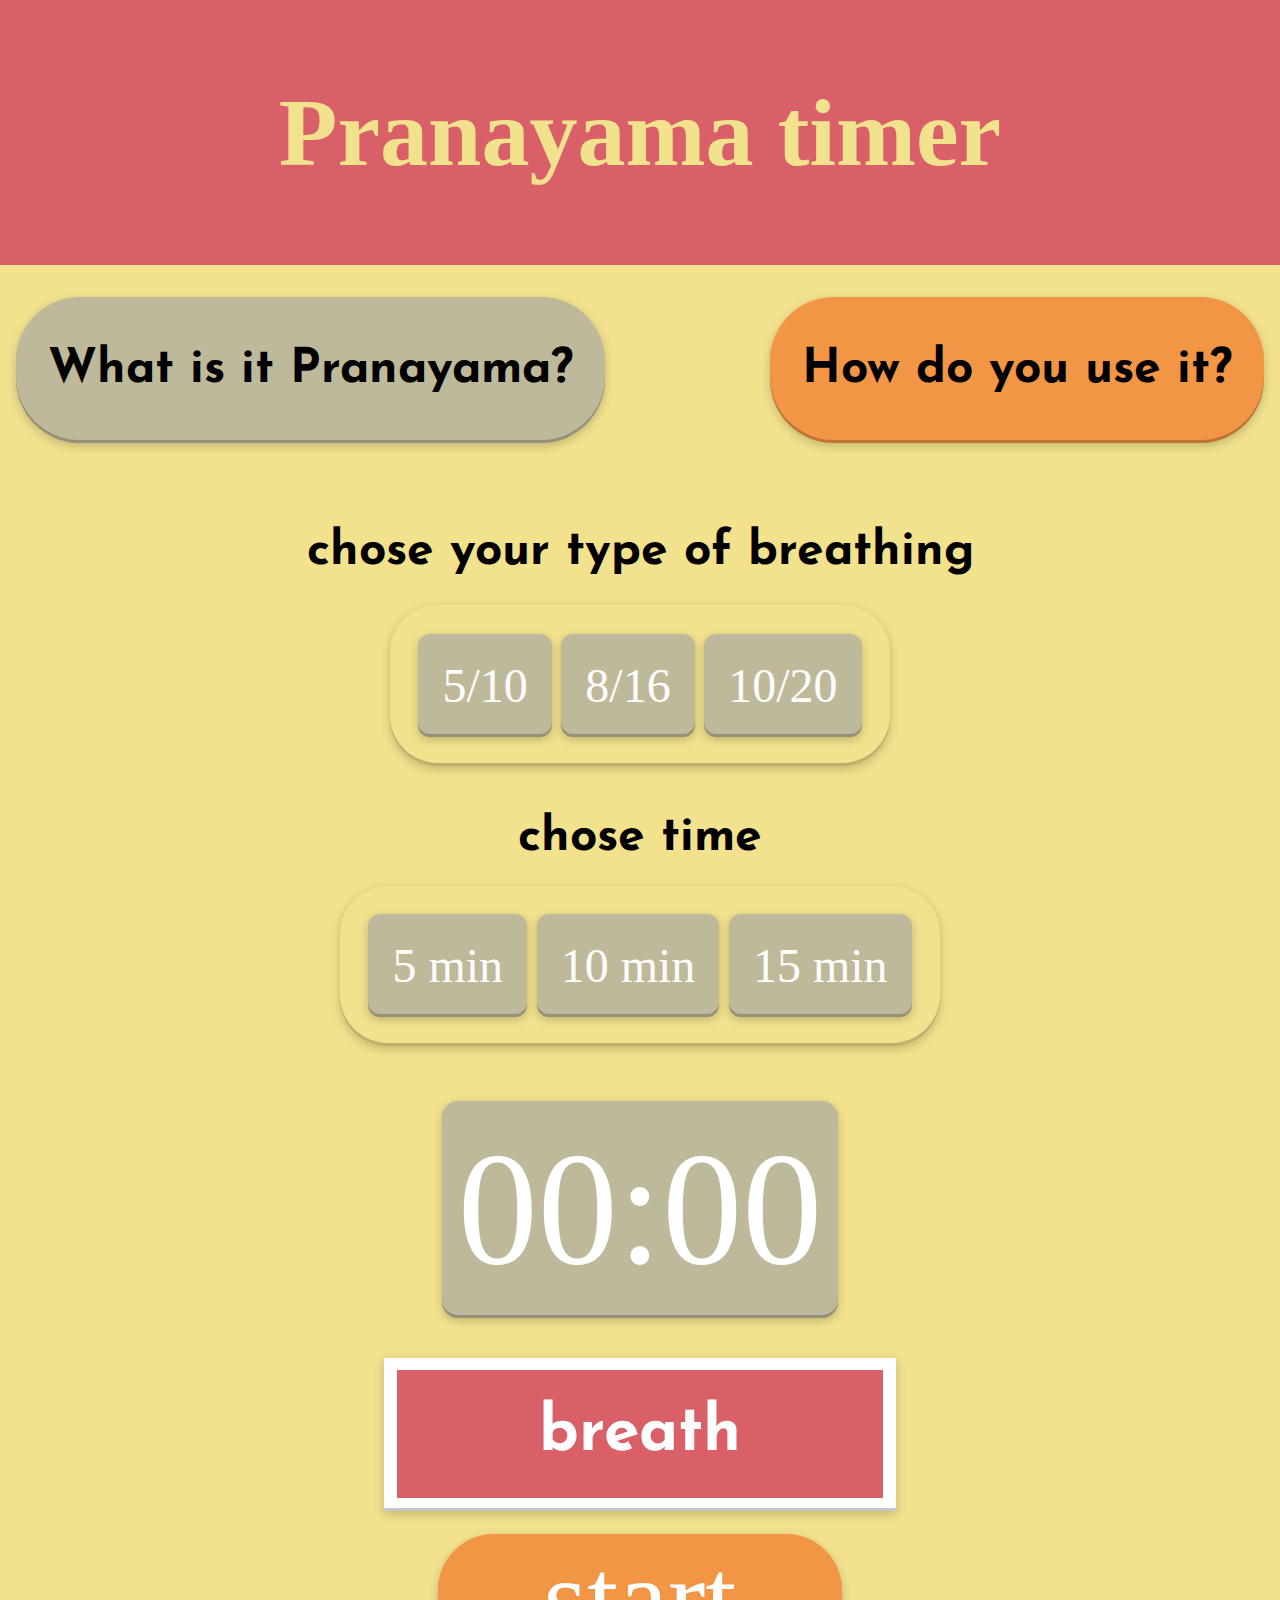
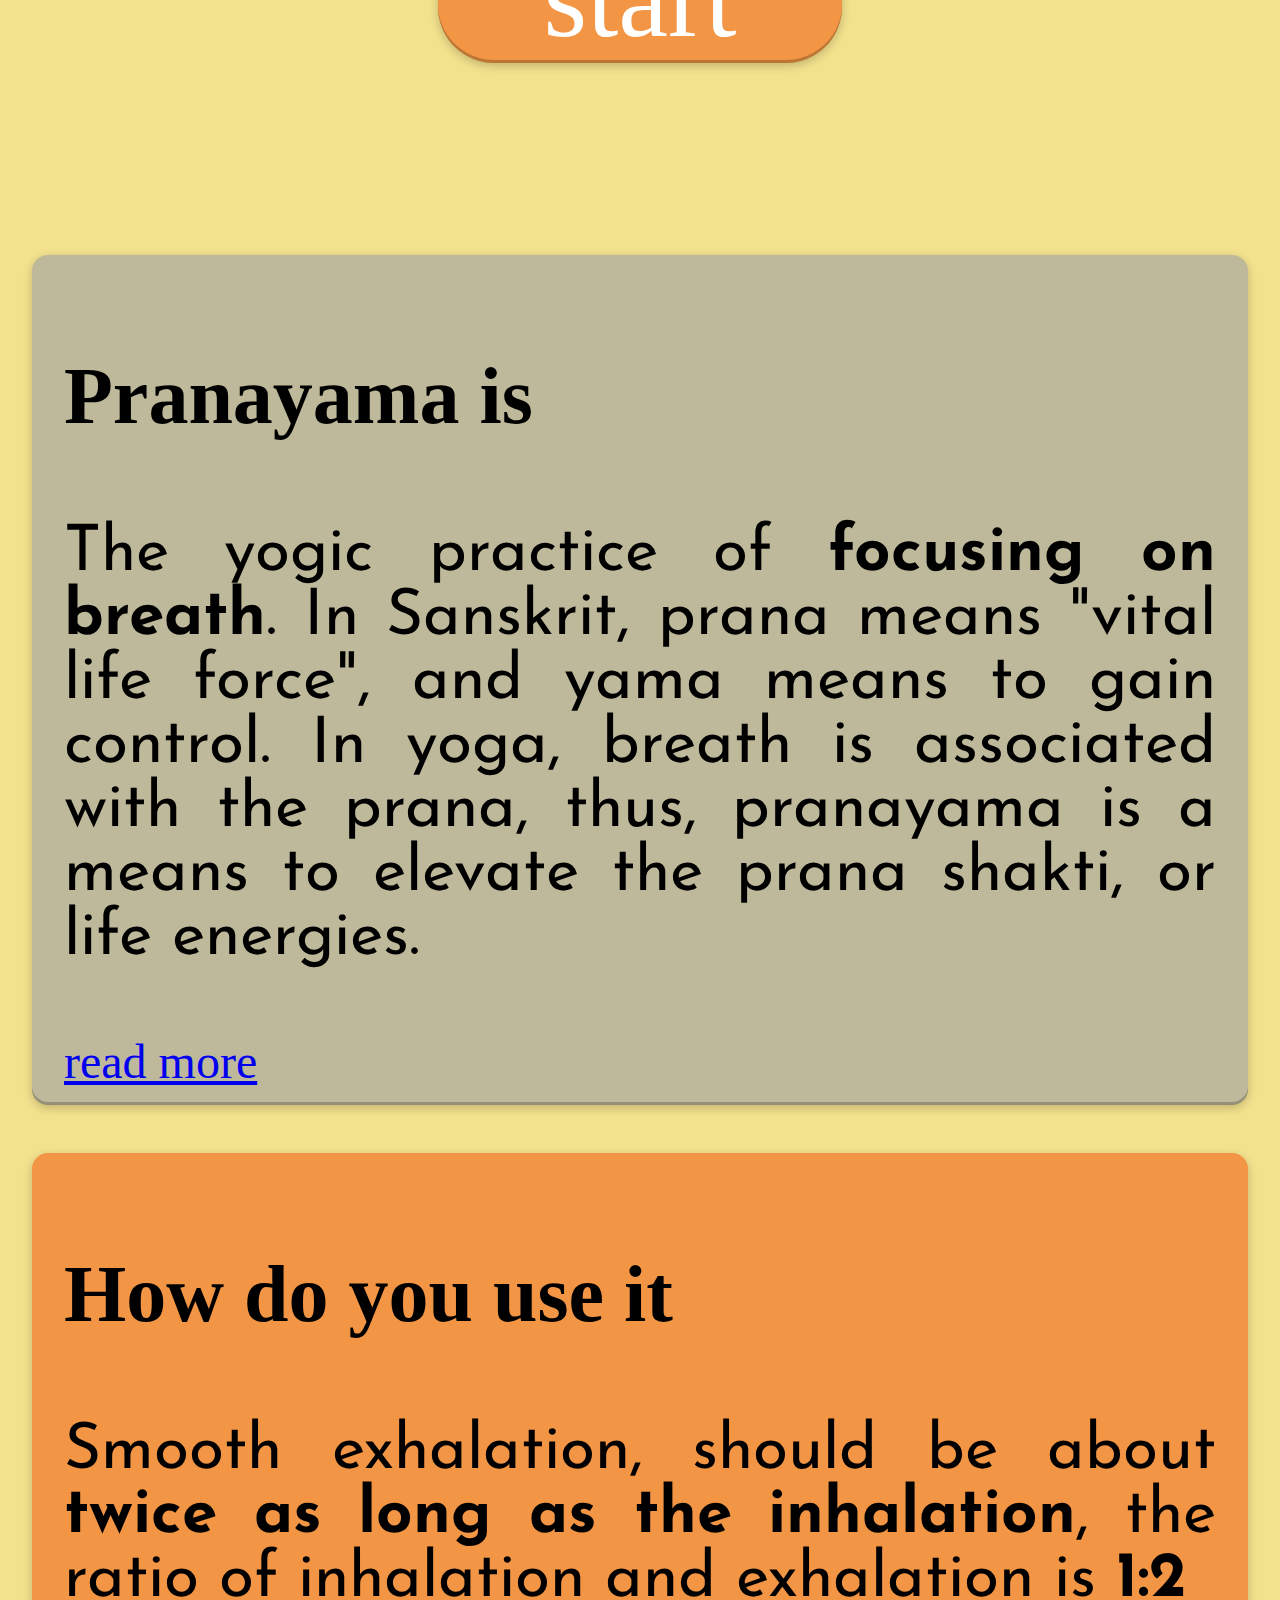
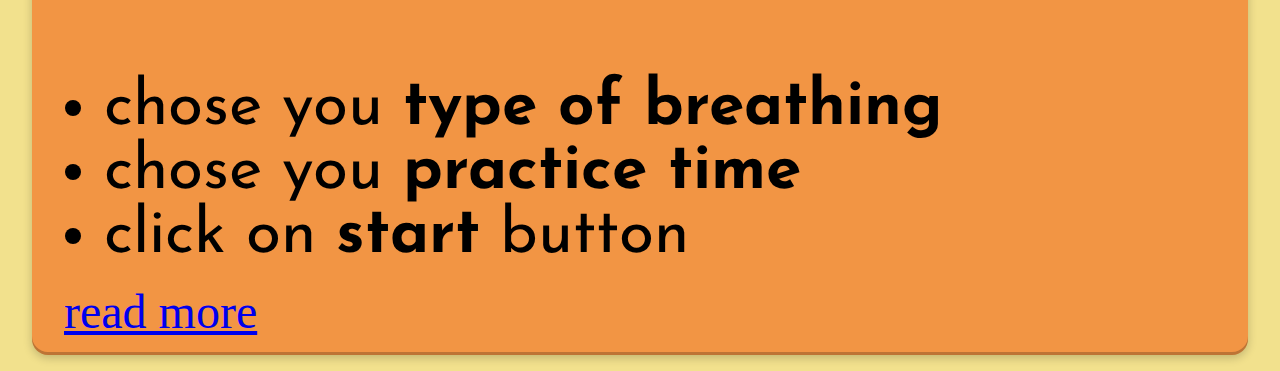
<file: index.html>
<!DOCTYPE html>
<html lang="en">
<head>
    <meta charset="UTF-8">
    <title>pranayama</title>
    <script type="application/ld+json">
        {
            "@context": "http://schema.org/",
            "@type": "WebSite",
            "url": "https://teasec4.github.io/",
            "potentialAction": {
                "@type": "SearchAction",
                "target": "{search_term_string}",
                "query-input": "required name=search_term_string"
            }
        }
    </script>
    <link rel="stylesheet" href="css/main.css">

    <!-- Yandex.Metrika counter -->
    <script type="text/javascript" >
        (function(m,e,t,r,i,k,a){m[i]=m[i]||function(){(m[i].a=m[i].a||[]).push(arguments)};
            m[i].l=1*new Date();k=e.createElement(t),a=e.getElementsByTagName(t)[0],k.async=1,k.src=r,a.parentNode.insertBefore(k,a)})
        (window, document, "script", "https://mc.yandex.ru/metrika/tag.js", "ym");

        ym(87015452, "init", {
            clickmap:true,
            trackLinks:true,
            accurateTrackBounce:true
        });
    </script>
    <noscript><div><img src="https://mc.yandex.ru/watch/87015452" style="position:absolute; left:-9999px;" alt="" /></div></noscript>
    <!-- /Yandex.Metrika counter -->


    <link rel="preconnect" href="https://fonts.googleapis.com">
    <link rel="preconnect" href="https://fonts.gstatic.com" crossorigin>
    <link href="https://fonts.googleapis.com/css2?family=Josefin+Sans:ital,wght@1,200&display=swap" rel="stylesheet">

</head>
<body>

    <header>
        <h1>Pranayama timer</h1>
    </header>

    <div class="explanation">
        <div class="whatIsIt" id="down1">
            <h2>What is it Pranayama?</h2>
        </div>
        <div class="space">

        </div>
        <div class="howIsItWork" id="down2">
            <h2>How do you use it?</h2>
        </div>
        <script src="js/scrol.js"></script>
    </div>

    <div class="app">
        <div class="container1">
            <div class="choseBreath">
                <p class="breathText">chose your type of breathing</p>
                <div class="form_radio">
                    <input type="radio" id="Choice1"
                           name="contact" class="hidden radio-label" >
                    <label id="Choice1color" for="Choice1" class="button-label">5/10</label>


                    <input type="radio" id="Choice2"
                           name="contact" class="hidden radio-label" >
                    <label id="Choice2color" for="Choice2" class="button-label">8/16</label>


                    <input type="radio" id="Choice3"
                           name="contact"  class="hidden radio-label" >
                    <label id="Choice3color" for="Choice3" class="button-label">10/20</label>
                </div>
            </div>
            <div class="choseTime">
                <p class="timeText">chose time</p>
                <div class="form_radio2">
                    <input type="radio" id="timeChoice1"
                           name="time" >
                    <label id="timeChoice1color" for="timeChoice1" class="button-label">5 min</label>


                    <input type="radio" id="timeChoice2"
                           name="time" >
                    <label id="timeChoice2color" for="timeChoice2" class="button-label">10 min</label>


                    <input type="radio" id="timeChoice3"
                           name="time" >
                    <label id="timeChoice3color" for="timeChoice3" class="button-label">15 min</label>
                </div>

            </div>
        </div>

        <div class="container3">
            <div class="container5" id="timerColor">
                <div class="forclock"  id="timer" >00</div>
                <div class="forclock"  id="timer2" >:</div>
                <div class="forclock"  id="timer3" >00</div>

            </div>
        </div>

        <div class="instructions-breath">
            <div class="breathBlock" id="breathPlace"> breath  </div>

        </div>

        <div class="container4" id="buttonClicked">
            <div class="containerIn"  id="timerIn" >start</div>


        </div>

        <script src="js/main.js"></script>
        <script src="js/main2.js"></script>
    </div>

    <div class="explanationFull">
        <div class="explanation1">
            <h3>Pranayama is</h3>
            <p class="explanationText">The yogic practice of <b>focusing on breath</b>. In Sanskrit, prana means "vital life force", and yama means to gain control. In yoga, breath is associated with the prana, thus, pranayama is a means to elevate the prana shakti, or life energies.
            </p>
            <a class="a1" href="pranayama/pranayamais.html"> read more </a>
        </div>
        <div class="explanation2">
            <h3>How do you use it</h3>
            <p class="explanationText">Smooth exhalation, should be about <b>twice as long as the inhalation</b>, the ratio of inhalation and exhalation is <b>1:2</b>
            </p>
            <ul>
                <li>chose you <b>type of breathing</b></li>
                <li>chose you <b>practice time</b></li>
                <li>click on <b>start</b> button</li>
            </ul>
            <a class="a1" href="#"> read more </a>
        </div>
    </div>

</body>
</html>
</file>
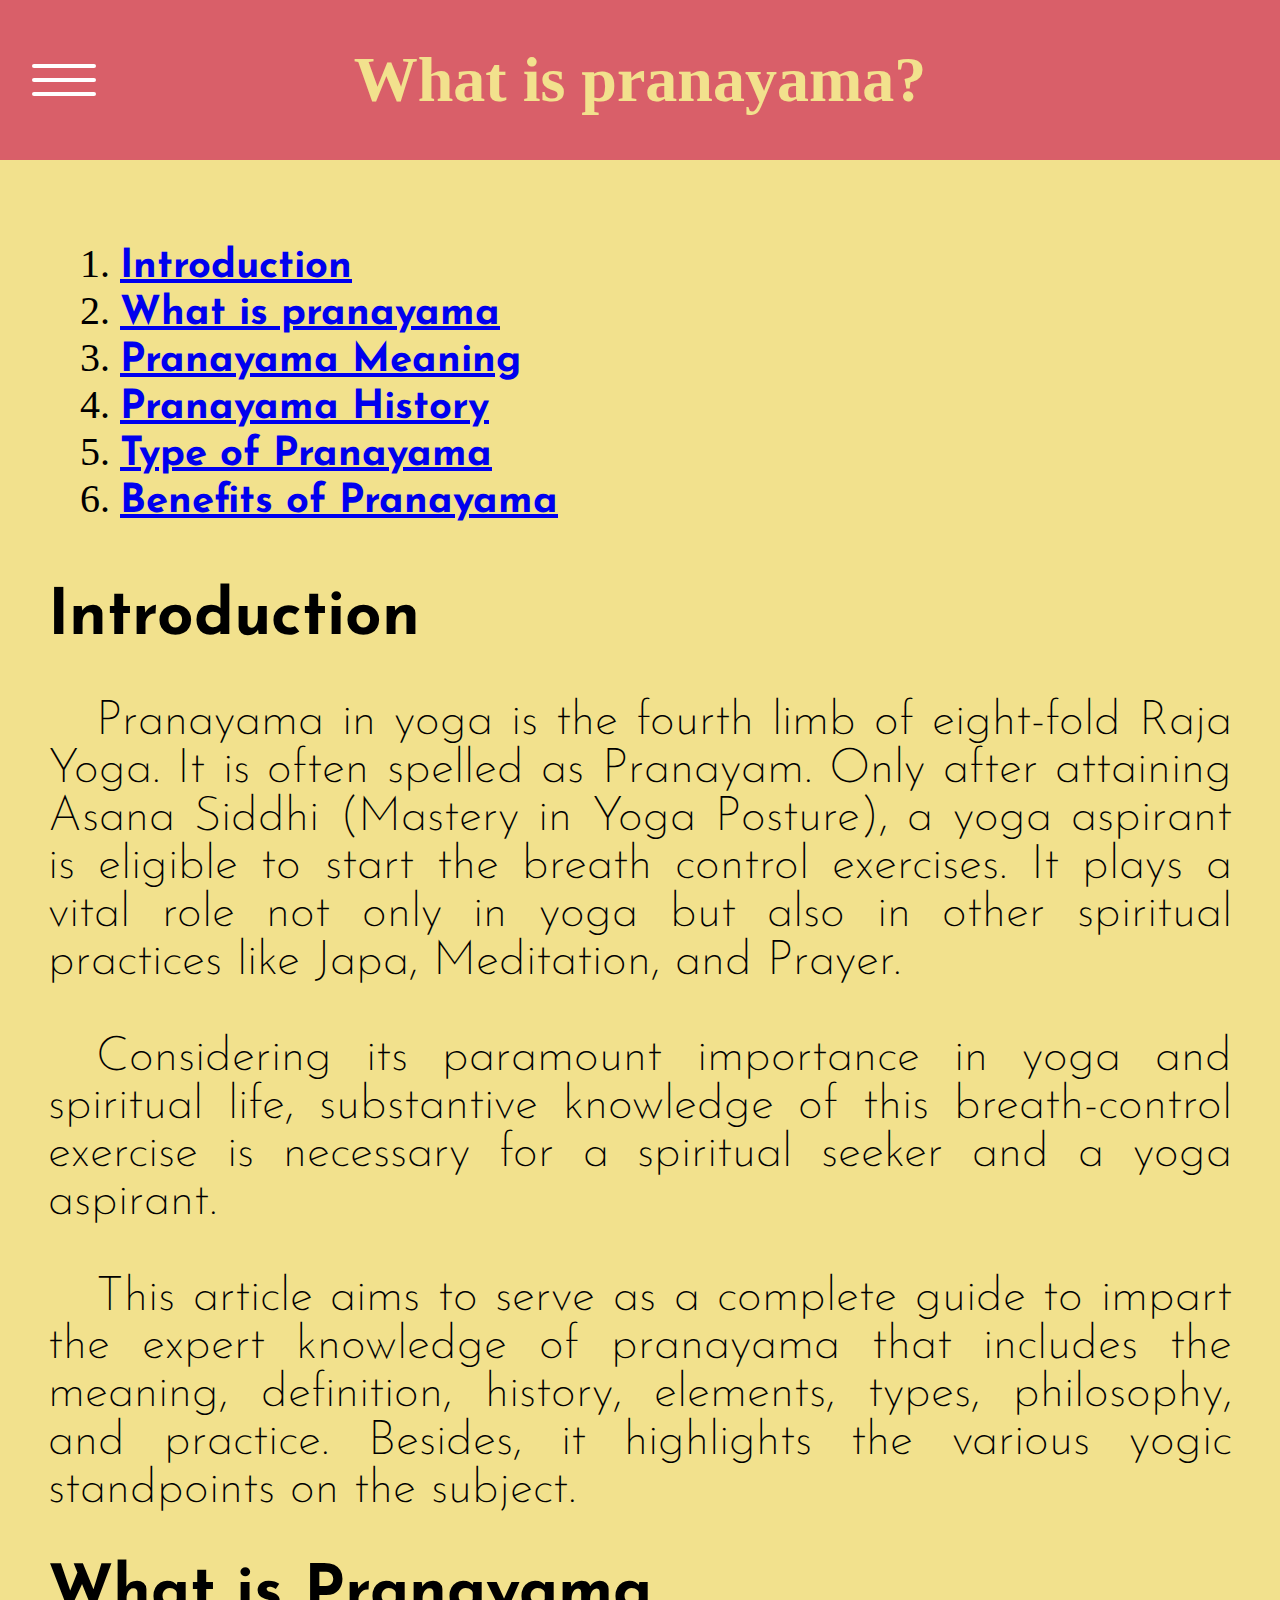
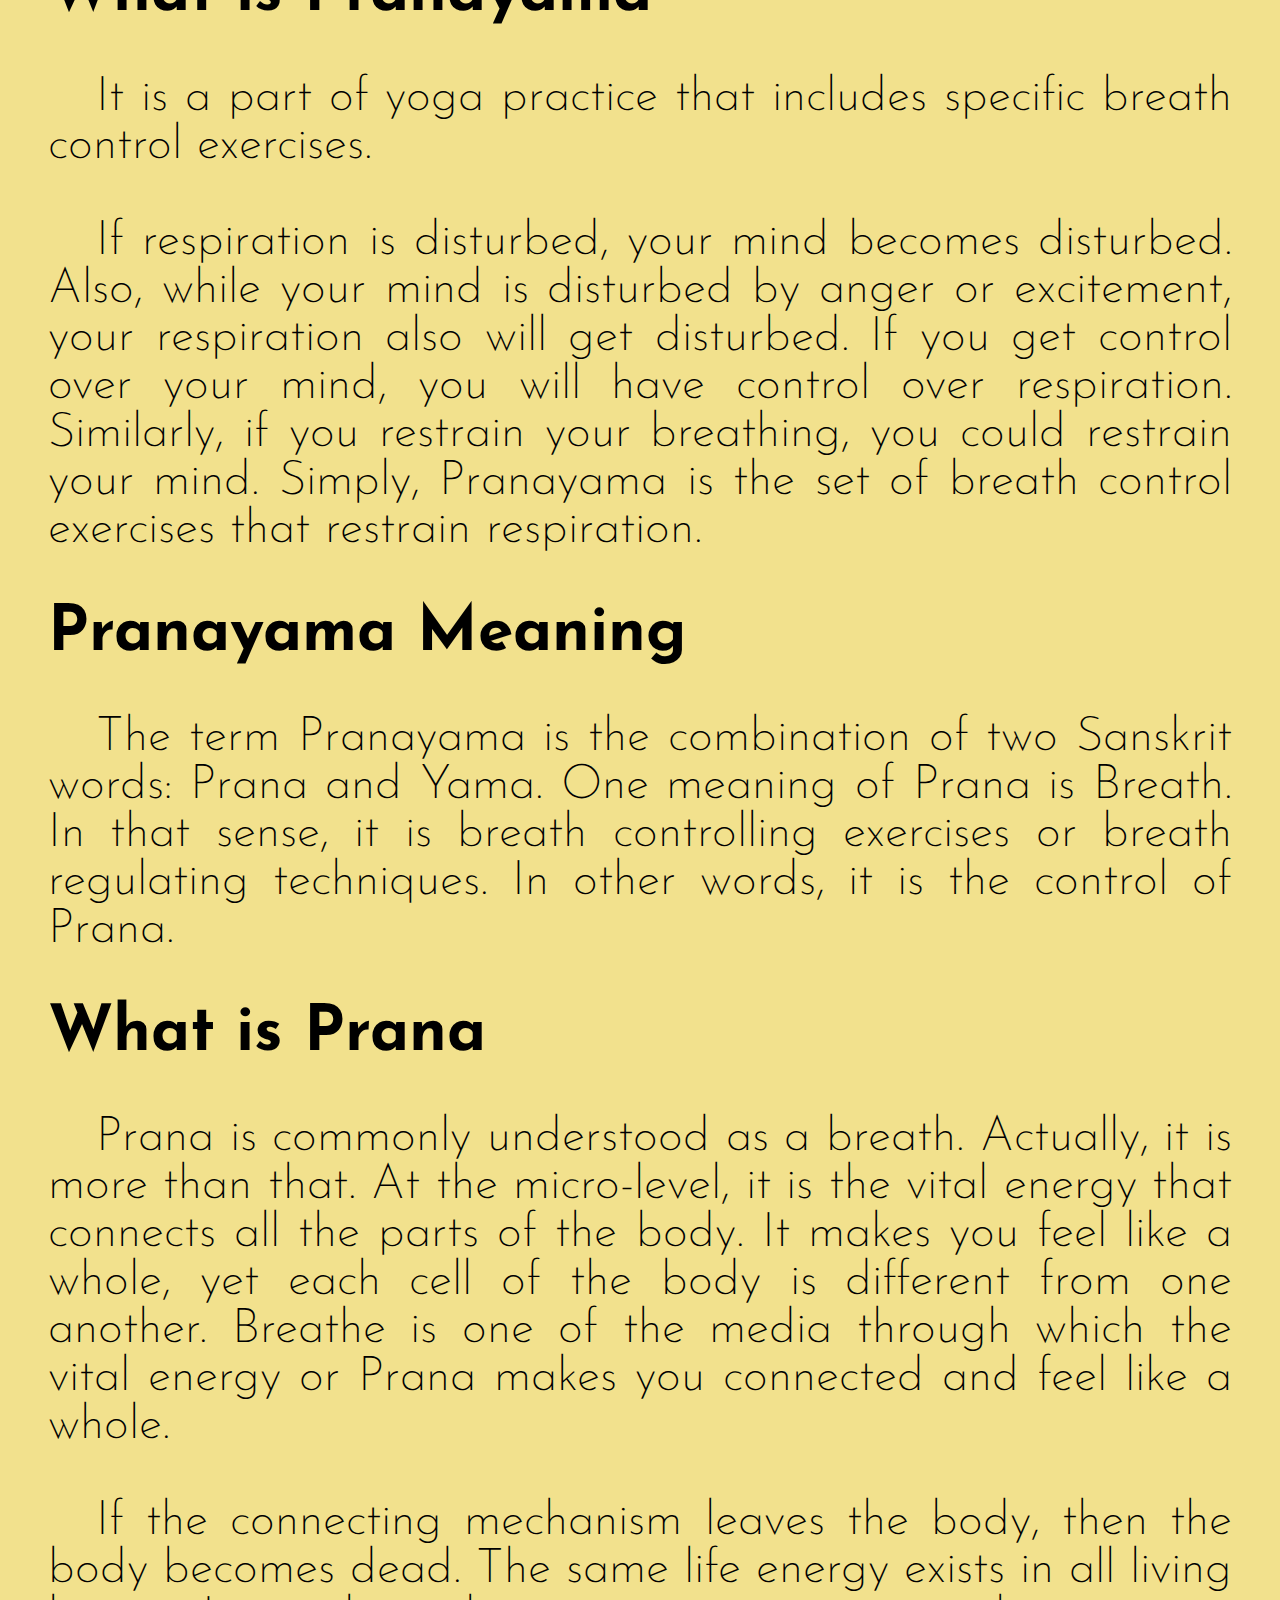
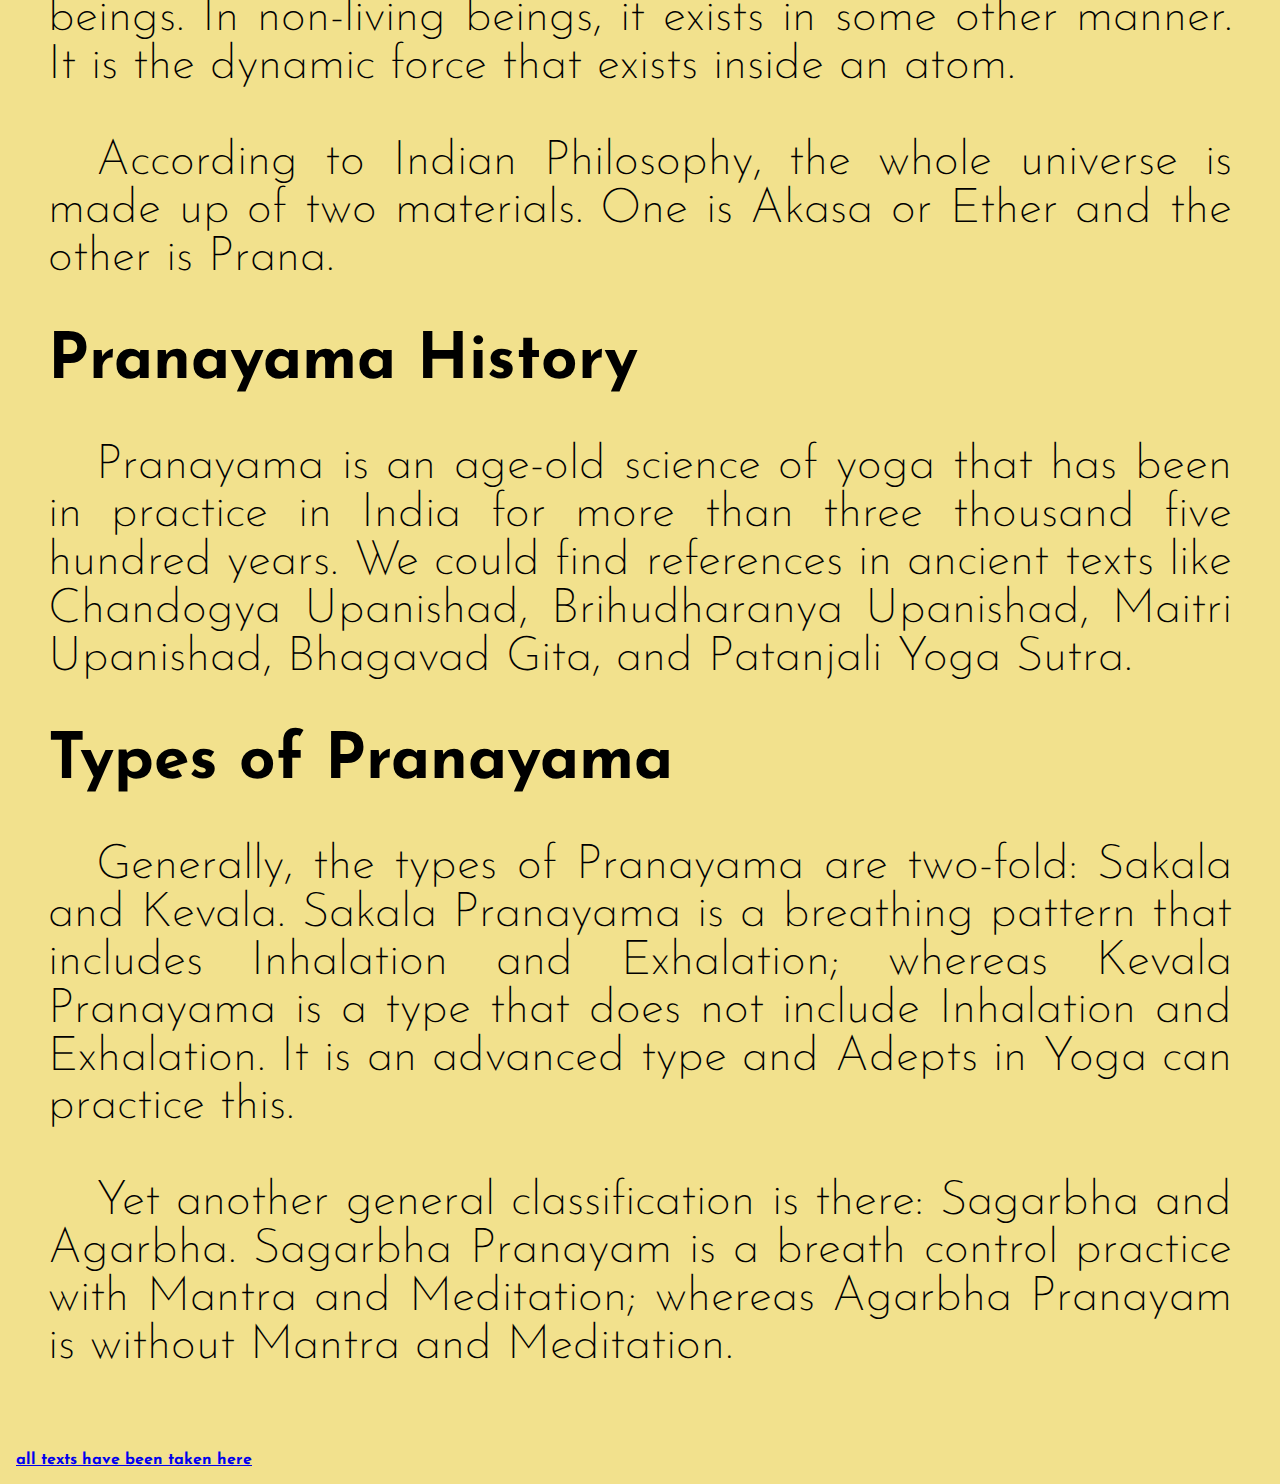
<file: pranayama/pranayamais.html>
<!DOCTYPE html>
<html lang="en">
<head>
    <meta charset="UTF-8">
    <title>pranayamais</title>
    <link rel="stylesheet" href="../css/pranayamais.css">
    <link rel="preconnect" href="https://fonts.googleapis.com">
    <link rel="preconnect" href="https://fonts.gstatic.com" crossorigin>
    <link href="https://fonts.googleapis.com/css2?family=Josefin+Sans:ital,wght@1,200&display=swap" rel="stylesheet">

</head>
<body>
    <header>
        <h1 class="logo">
            What is pranayama?
        </h1>
        <input type="checkbox" id="nav-toggle" class="nav-toggle">
        <nav class="firstNav">
            <ul>
                <li><a href="../index.html">Home</a> </li>
                <li><a href="../index.html">Pranayama timer</a> </li>
                <li><a href="#">Contact</a></li>
            </ul>
        </nav>
        <label for="nav-toggle" class="nav-toggle-label">
            <span></span>
        </label>
    </header>


    <div class="pranayamaContainer">
        <div class="pranayamaList">
            <script src="../js/links.js"></script>
            <ol>
                <li id="int"><a href="#introduction" >Introduction</a></li>
                <li><a href="#whatis" id="wha">What is pranayama</a></li>
                <li><a href="#meaning" id="mea">Pranayama Meaning</a></li>
                <li><a href="#history" id="his">Pranayama History</a></li>
                <li><a href="#types" id="typ">Type of Pranayama</a></li>
                <li><a href="#" id="ben">Benefits of Pranayama</a></li>
            </ol>
        </div>
        <div class="pranayamaText">
            <h2 id="introduction">Introduction</h2>
            <p>Pranayama in yoga is the fourth limb of eight-fold Raja Yoga. It is often spelled as Pranayam. Only after attaining Asana Siddhi (Mastery in Yoga Posture), a yoga aspirant is eligible to start the breath control exercises. It plays a vital role not only in yoga but also in other spiritual practices like Japa, Meditation, and Prayer.
            </p>
            <p>Considering its paramount importance in yoga and spiritual life, substantive knowledge of this breath-control exercise is necessary for a spiritual seeker and a yoga aspirant.
            </p>
            <p>This article aims to serve as a complete guide to impart the expert knowledge of pranayama that includes the meaning, definition, history, elements, types, philosophy, and practice. Besides, it highlights the various yogic standpoints on the subject.
            </p>
            <h2 id="whatis">What is Pranayama</h2>
            <p>It is a part of yoga practice that includes specific breath control exercises.
            </p>
            <p>If respiration is disturbed, your mind becomes disturbed. Also, while your mind is disturbed by anger or excitement, your respiration also will get disturbed. If you get control over your mind, you will have control over respiration. Similarly, if you restrain your breathing, you could restrain your mind. Simply, Pranayama is the set of breath control exercises that restrain respiration.
            </p>
            <h2 id="meaning">Pranayama Meaning</h2>
            <p>The term Pranayama is the combination of two Sanskrit words: Prana and Yama. One meaning of Prana is Breath. In that sense, it is breath controlling exercises or breath regulating techniques. In other words, it is the control of Prana.
            </p>
            <h3>What is Prana</h3>
            <p>Prana is commonly understood as a breath. Actually, it is more than that. At the micro-level, it is the vital energy that connects all the parts of the body. It makes you feel like a whole, yet each cell of the body is different from one another. Breathe is one of the media through which the vital energy or Prana makes you connected and feel like a whole.
            </p>
            <p>If the connecting mechanism leaves the body, then the body becomes dead. The same life energy exists in all living beings. In non-living beings, it exists in some other manner. It is the dynamic force that exists inside an atom.
            </p>
            <p>According to Indian Philosophy, the whole universe is made up of two materials. One is Akasa or Ether and the other is Prana.
            </p>
            <h3 id="history">Pranayama History</h3>
            <p>Pranayama is an age-old science of yoga that has been in practice in India for more than three thousand five hundred years. We could find references in ancient texts like Chandogya Upanishad, Brihudharanya Upanishad, Maitri Upanishad, Bhagavad Gita, and Patanjali Yoga Sutra.
            </p>
            <h4 id="types">Types of Pranayama</h4>
            <p>Generally, the types of Pranayama are two-fold: Sakala and Kevala.
                Sakala Pranayama is a breathing pattern that includes Inhalation and Exhalation; whereas Kevala Pranayama is a type that does not include Inhalation and Exhalation. It is an advanced type and Adepts in Yoga can practice this.

            </p>
            <p>Yet another general classification is there: Sagarbha and Agarbha. Sagarbha Pranayam is a breath control practice with Mantra and Meditation; whereas Agarbha Pranayam is without Mantra and Meditation.
            </p>
        </div>
        <div class="wherearefrom">

            <a href="https://www.classicyoga.co.in/2020/12/pranayama/">all texts have been taken here</a>
        </div>
    </div>
</body>
</html>
</file>
<file: css/main.css>
*,
*::before,
*::after {
  box-sizing: border-box; }

body {
  margin: 0;
  padding: 0;
  background-color: #F2E18D; }

input[type=radio] {
  display: none; }

.changecolor {
  background-color: #BFB99B; }

header {
  font-size: 3em;
  text-align: center;
  background-color: #D95F69;
  color: #F2E18D; }

h1 {
  margin: 0;
  padding: .8em; }

h2 {
  font-family: 'Josefin Sans', sans-serif; }

p, li {
  font-family: 'Josefin Sans', sans-serif; }

.explanation {
  display: flex;
  flex-direction: row;
  justify-content: space-between;
  margin: 2em 1em; }

.whatIsIt {
  text-align: center;
  font-size: 2em;
  padding: .3em 1em;
  background-color: #BFB99B;
  border-radius: 2em;
  box-shadow: 0 3px 10px rgba(0, 0, 0, 0.2), inset 0 -3px 0 rgba(0, 0, 0, 0.22); }

.whatIsIt:active {
  transform: scale(1.1); }

.space {
  padding: .4em; }

.howIsItWork {
  text-align: center;
  font-size: 2em;
  padding: .3em 1em;
  background-color: #F29544;
  border-radius: 2em;
  box-shadow: 0 3px 10px rgba(0, 0, 0, 0.2), inset 0 -3px 0 rgba(0, 0, 0, 0.22); }

.howIsItWork:active {
  transform: scale(1.1); }

.container1 {
  font-size: 3em;
  display: flex;
  flex-direction: column;
  text-align: center; }

.container2 {
  text-align: center;
  margin: .3em; }

.container3 {
  display: flex;
  flex-direction: column;
  justify-content: center;
  align-items: center;
  margin: 2em 0; }

.container4 {
  text-align: center;
  width: 35%;
  margin: auto;
  margin-bottom: 4em;
  transition: 500ms;
  animation: ease-out; }

.container5 {
  display: flex;
  flex-direction: row;
  margin: .5em;
  padding: 1em;
  border-radius: 1em;
  box-shadow: 0 3px 10px rgba(0, 0, 0, 0.2), inset 0 -3px 0 rgba(0, 0, 0, 0.22);
  background-color: #BFB99B; }

.forclock {
  font-size: 10em;
  color: white;
  margin: 0;
  padding: 0;
  background-color: #BFB99B; }

.instructions-breath {
  background-color: white;
  font-family: 'Josefin Sans', sans-serif;
  font-size: 4em;
  text-align: center;
  margin: auto;
  margin-bottom: .2em;
  padding: .2em;
  box-shadow: 0 3px 10px rgba(0, 0, 0, 0.2), inset 0 -3px 0 rgba(0, 0, 0, 0.22);
  width: 40%; }

.breathBlock {
  background-color: #D95F69;
  font-weight: bold;
  padding: .5em;
  color: white; }

.containerIn {
  font-family: Vrinda;
  margin: .2em;
  font-size: 7em;
  background-color: #F29544;
  border-radius: .5em;
  color: white;
  box-shadow: 0 3px 10px rgba(0, 0, 0, 0.2), inset 0 -3px 0 rgba(0, 0, 0, 0.22); }

.containerIn:active {
  animation: ease-out; }

.choseBreath {
  display: flex;
  flex-direction: column;
  justify-content: center;
  align-items: center; }

.choseTime {
  display: flex;
  flex-direction: column;
  justify-content: center;
  align-items: center;
  padding: .3em 0; }

.button-label {
  display: inline-block;
  padding: .5em .5em;
  margin: .1em;
  cursor: pointer;
  color: #fffdfd;
  border-radius: 0.25em;
  background: #BFB99B;
  box-shadow: 0 3px 10px rgba(0, 0, 0, 0.2), inset 0 -3px 0 rgba(0, 0, 0, 0.22);
  transition: 0.2s;
  user-select: none; }

.form_radio {
  display: flex;
  flex-direction: row;
  padding: .5em;
  border-radius: 1em;
  box-shadow: 0 3px 10px rgba(0, 0, 0, 0.2), inset 0 -3px 0 rgba(0, 0, 0, 0.22); }

.form_radio2 {
  display: flex;
  flex-direction: row;
  padding: .5em;
  border-radius: 1em;
  box-shadow: 0 3px 10px rgba(0, 0, 0, 0.2), inset 0 -3px 0 rgba(0, 0, 0, 0.22); }

.breathText {
  font-weight: bold;
  padding: .3em;
  margin: 0.8em 0 0.3em 0;
  color: black; }

.timeText {
  font-weight: bold;
  margin: .4em 0 .2em 0;
  padding: .3em;
  color: black; }

.explanationFull {
  margin: 12em 1em 1em 1em;
  text-align: justify; }

h3 {
  font-size: 5em;
  font-family: Century; }

.explanation1 {
  background-color: #BFB99B;
  box-shadow: 0 3px 10px rgba(0, 0, 0, 0.2), inset 0 -3px 0 rgba(0, 0, 0, 0.22);
  border-radius: 1em;
  margin: 1em;
  padding: 1em 2em; }

.explanation2 {
  background-color: #F29544;
  box-shadow: 0 3px 10px rgba(0, 0, 0, 0.2), inset 0 -3px 0 rgba(0, 0, 0, 0.22);
  border-radius: 1em;
  margin: 1em;
  margin-top: 3em;
  padding: 1em 2em; }

.explanationText {
  font-size: 4em; }

li {
  font-size: 4em; }

.a1 {
  font-size: 3em; }

#Choice1:checked + .button-label {
  background: #F29544;
  color: white;
  transform: scale(1.1); }

#Choice2:checked + .button-label {
  background: #F29544;
  color: white;
  transform: scale(1.1); }

#Choice3:checked + .button-label {
  background: #F29544;
  color: white;
  transform: scale(1.1); }

#timeChoice1:checked + .button-label {
  background: #F29544;
  color: white;
  transform: scale(1.1); }

#timeChoice2:checked + .button-label {
  background: #F29544;
  color: white;
  transform: scale(1.1); }

#timeChoice3:checked + .button-label {
  background: #F29544;
  color: white;
  transform: scale(1.1); }

/*# sourceMappingURL=main.css.map */
</file>
<file: css/pranayamais.css>
*,
*::before,
*::after {
  box-sizing: border-box; }

body {
  margin: 0;
  font-weight: 400; }

.pranayamaContainer {
  background-color: #F2E18D;
  display: flex;
  flex-direction: column;
  text-align: justify; }

header {
  font-size: 2em;
  background: #D95F69;
  text-align: center;
  position: fixed;
  z-index: 99;
  width: 100%;
  color: #F2E18D; }

.nav-toggle {
  display: none; }

.nav-toggle-label {
  position: absolute;
  top: 0;
  left: 0;
  margin-left: 1em;
  height: 100%;
  display: flex;
  align-items: center; }

.nav-toggle-label span, .nav-toggle-label span::before,
.nav-toggle-label span::after {
  display: block;
  background: white;
  height: 4px;
  width: 2em;
  border-radius: 2px;
  position: relative; }

.nav-toggle-label span::before,
.nav-toggle-label span::after {
  content: "";
  position: absolute; }

.nav-toggle-label span::before {
  bottom: 14px; }

.nav-toggle-label span::after {
  top: 14px; }

nav {
  position: absolute;
  text-align: left;
  top: 100%;
  left: 0;
  background: #D95F69;
  width: 100%;
  transform: scale(1, 0);
  transform-origin: top;
  transition: transform 400ms ease-in-out; }

nav ul {
  margin: 0;
  padding: 0;
  list-style: none; }

nav li {
  margin-bottom: 1em;
  margin-left: 1em; }

nav a {
  color: white;
  text-decoration: none;
  font-size: 1.2rem;
  text-transform: uppercase;
  opacity: 0;
  transition: opacity 150ms ease-in-out; }

nav a:hover {
  color: white; }

.nav-toggle:checked ~ nav {
  transform: scale(1, 1); }

.nav-toggle:checked ~ nav a {
  opacity: 1;
  transition: opacity 250ms ease-in-out 250ms; }

@media screen and (min-width: 1500px) {
  .nav-toggle-label {
    display: none; }

  header {
    display: grid;
    grid-template-columns: 1fr auto minmax(600px, 3fr) 1fr; }

  .logo {
    grid-column: 2/3; }

  nav {
    all: unset;
    grid-column: 3/4;
    display: flex;
    justify-content: flex-end;
    align-items: center; }

  nav ul {
    display: flex;
    justify-content: flex-end; }

  nav li {
    margin-left: 3em;
    margin-bottom: 0; }

  nav a {
    opacity: 1;
    position: relative; }

  nav a::before {
    content: "";
    display: block;
    height: 5px;
    background: black;
    position: absolute;
    top: -.75em;
    left: 0;
    right: 0;
    transform: scale(0, 1);
    transition: transform ease-in-out 250ms; }

  nav a:hover::before {
    transform: scale(1, 1); } }
nav ul li a {
  font-size: 1.2em; }

.pranayamaList {
  padding: 5em 0 0 2em;
  font-size: 2.5em; }

a {
  font-family: 'Josefin Sans', sans-serif;
  font-weight: bold; }

.pranayamaList ul li {
  padding: .2em;
  padding-top: .5em; }

.pranayamaText {
  padding: 1.5em 3em 1em 3em; }

.pranayamaText h2, h3, h4 {
  font-size: 4em;
  font-family: 'Josefin Sans', sans-serif;
  margin: 0; }

.pranayamaText p {
  text-indent: 1em;
  font-size: 3em;
  font-family: 'Josefin Sans', sans-serif;
  font-weight: 200; }

.wherearefrom {
  font-size: 1rem;
  margin: 1em; }

/*# sourceMappingURL=pranayamais.css.map */
</file>
